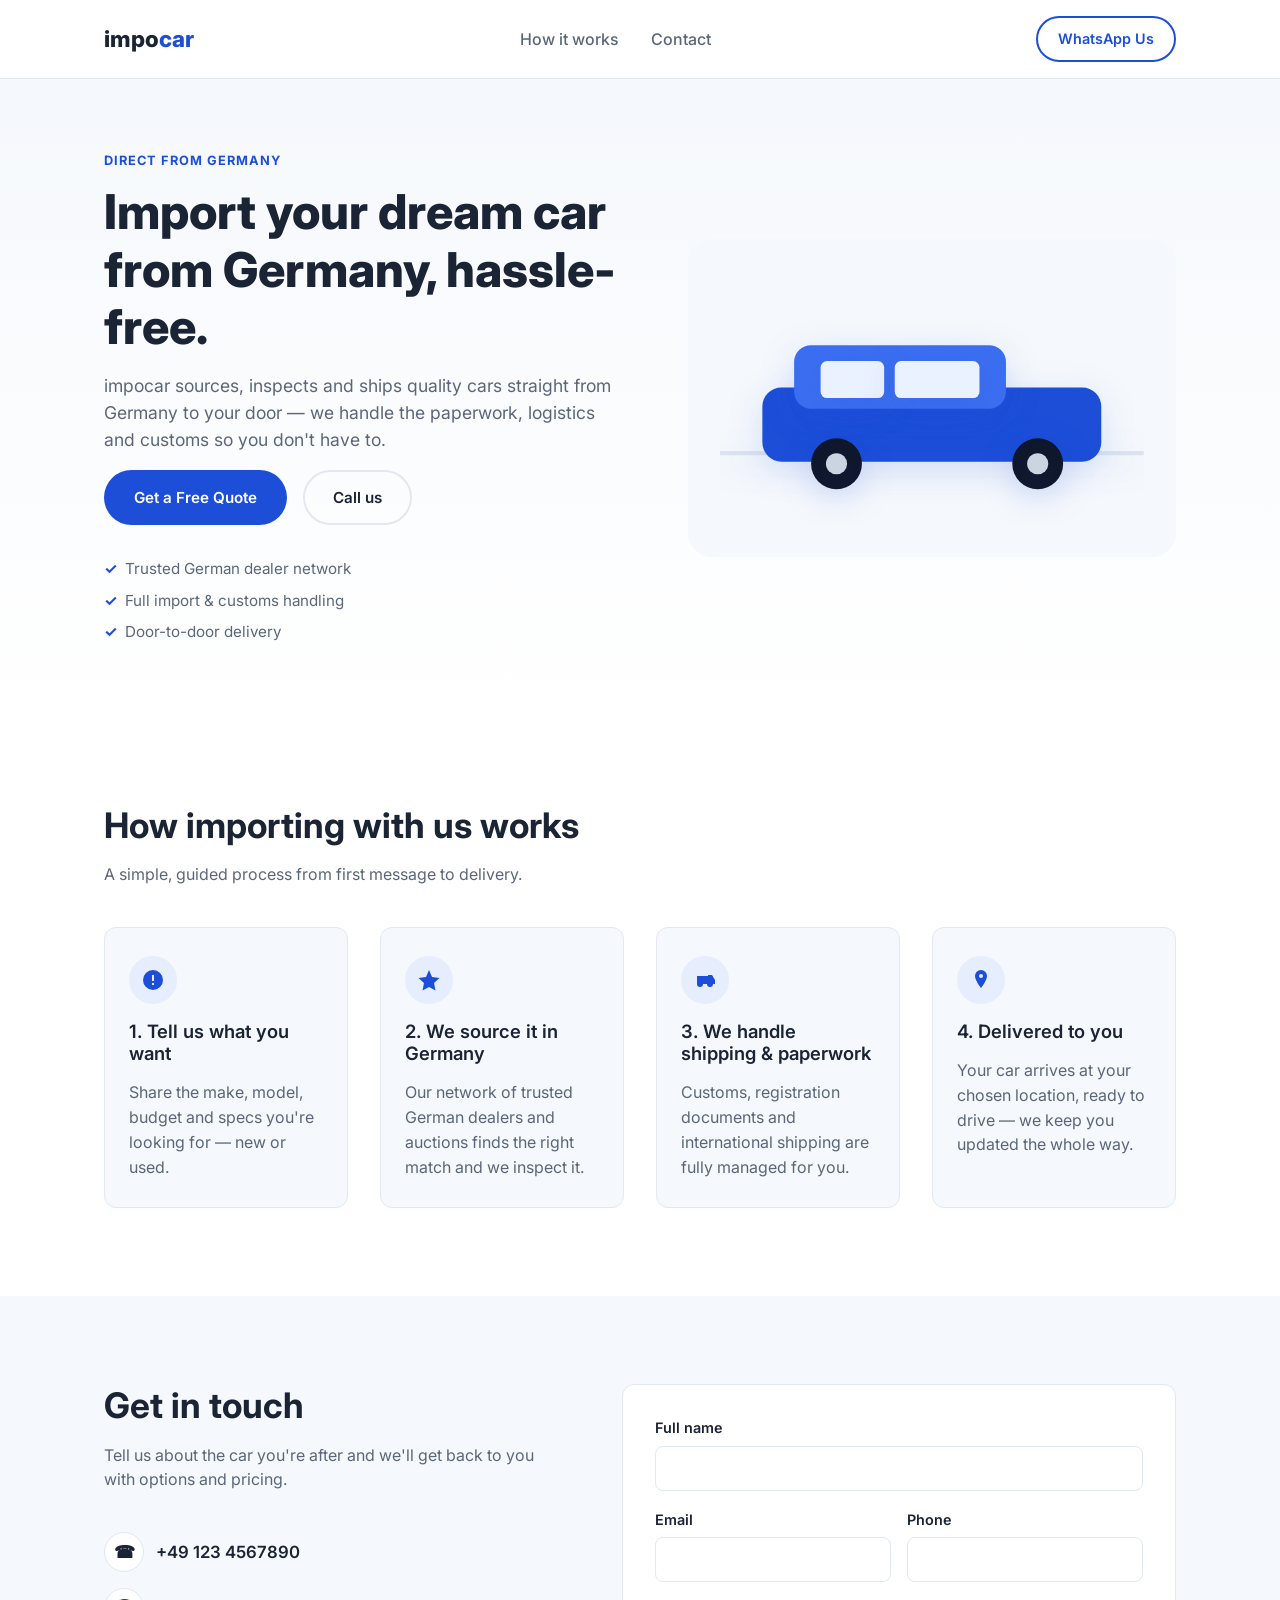
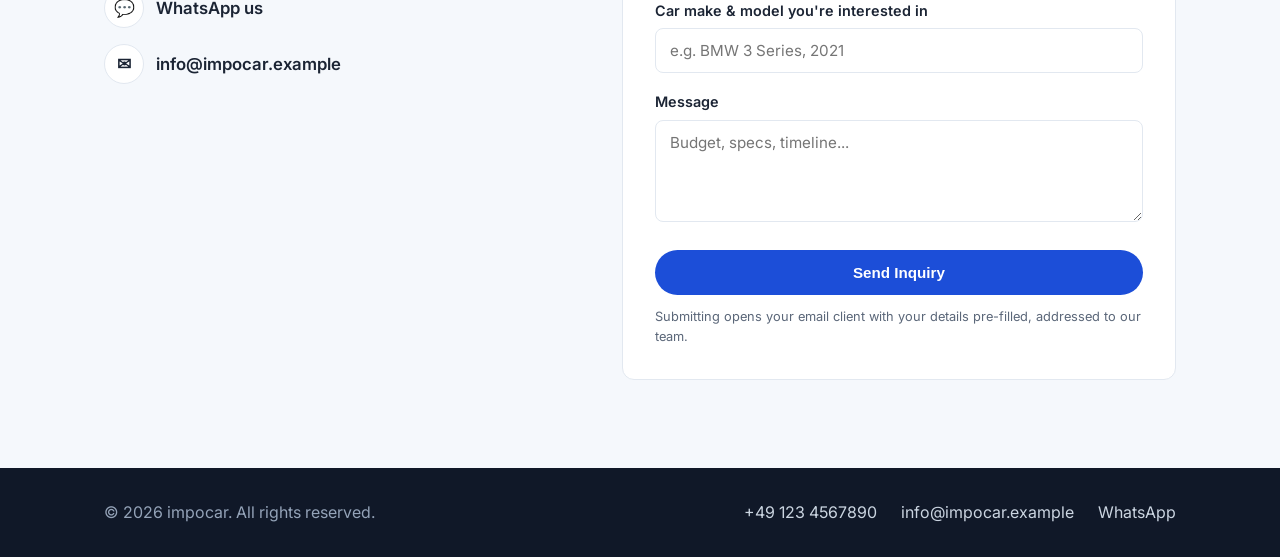
<file: index.html>
<!DOCTYPE html>
<html lang="en">
<head>
<meta charset="UTF-8">
<meta name="viewport" content="width=device-width, initial-scale=1.0">
<title>impocar — Import Your Car from Germany</title>
<meta name="description" content="impocar sources and imports quality used and new cars from Germany, handling paperwork, shipping and delivery.">
<link rel="preconnect" href="https://fonts.googleapis.com">
<link rel="preconnect" href="https://fonts.gstatic.com" crossorigin>
<link href="https://fonts.googleapis.com/css2?family=Inter:wght@400;500;600;700;800&display=swap" rel="stylesheet">
<link rel="stylesheet" href="styles.css">
</head>
<body>

<header class="site-header">
  <div class="container header-inner">
    <a href="#top" class="logo">impo<span>car</span></a>
    <nav class="main-nav">
      <a href="#how-it-works">How it works</a>
      <a href="#contact">Contact</a>
    </nav>
    <a class="btn btn-outline header-cta" href="https://wa.me/491234567890" target="_blank" rel="noopener">WhatsApp Us</a>
  </div>
</header>

<main>
  <section id="top" class="hero">
    <div class="container hero-inner">
      <div class="hero-copy">
        <p class="eyebrow">Direct from Germany</p>
        <h1>Import your dream car from Germany, hassle-free.</h1>
        <p class="hero-sub">
          impocar sources, inspects and ships quality cars straight from Germany to your door —
          we handle the paperwork, logistics and customs so you don't have to.
        </p>
        <div class="hero-actions">
          <a href="#contact" class="btn btn-primary">Get a Free Quote</a>
          <a href="tel:+491234567890" class="btn btn-ghost">Call us</a>
        </div>
        <ul class="hero-trust">
          <li>Trusted German dealer network</li>
          <li>Full import &amp; customs handling</li>
          <li>Door-to-door delivery</li>
        </ul>
      </div>
      <div class="hero-visual" aria-hidden="true">
        <svg viewBox="0 0 400 240" xmlns="http://www.w3.org/2000/svg" class="hero-svg">
          <rect x="0" y="170" width="400" height="4" fill="#dbe3ee"/>
          <rect x="40" y="110" width="320" height="70" rx="18" fill="#1c4ed8"/>
          <rect x="70" y="70" width="200" height="60" rx="16" fill="#3b6ef0"/>
          <rect x="95" y="85" width="60" height="35" rx="6" fill="#eaf1ff"/>
          <rect x="165" y="85" width="80" height="35" rx="6" fill="#eaf1ff"/>
          <circle cx="110" cy="182" r="24" fill="#0f172a"/>
          <circle cx="110" cy="182" r="10" fill="#cbd5e1"/>
          <circle cx="300" cy="182" r="24" fill="#0f172a"/>
          <circle cx="300" cy="182" r="10" fill="#cbd5e1"/>
        </svg>
      </div>
    </div>
  </section>

  <section id="how-it-works" class="how-it-works">
    <div class="container">
      <h2>How importing with us works</h2>
      <p class="section-sub">A simple, guided process from first message to delivery.</p>
      <ol class="steps">
        <li class="step">
          <span class="step-icon" aria-hidden="true">
            <svg viewBox="0 0 48 48"><path d="M24 4a20 20 0 100 40 20 20 0 000-40zm2 30h-4v-4h4zm0-8h-4V14h4z"/></svg>
          </span>
          <h3>1. Tell us what you want</h3>
          <p>Share the make, model, budget and specs you're looking for — new or used.</p>
        </li>
        <li class="step">
          <span class="step-icon" aria-hidden="true">
            <svg viewBox="0 0 48 48"><path d="M24 4l6 14 15 2-11 10 3 15-13-7-13 7 3-15-11-10 15-2z"/></svg>
          </span>
          <h3>2. We source it in Germany</h3>
          <p>Our network of trusted German dealers and auctions finds the right match and we inspect it.</p>
        </li>
        <li class="step">
          <span class="step-icon" aria-hidden="true">
            <svg viewBox="0 0 48 48"><path d="M4 32h4a6 6 0 0012 0h8a6 6 0 0012 0h4v-8l-6-10H30V16H8v16z"/></svg>
          </span>
          <h3>3. We handle shipping &amp; paperwork</h3>
          <p>Customs, registration documents and international shipping are fully managed for you.</p>
        </li>
        <li class="step">
          <span class="step-icon" aria-hidden="true">
            <svg viewBox="0 0 48 48"><path d="M24 4a12 12 0 00-12 12c0 9 12 24 12 24s12-15 12-24A12 12 0 0024 4zm0 16a4 4 0 110-8 4 4 0 010 8z"/></svg>
          </span>
          <h3>4. Delivered to you</h3>
          <p>Your car arrives at your chosen location, ready to drive — we keep you updated the whole way.</p>
        </li>
      </ol>
    </div>
  </section>

  <section id="contact" class="contact">
    <div class="container contact-inner">
      <div class="contact-intro">
        <h2>Get in touch</h2>
        <p class="section-sub">Tell us about the car you're after and we'll get back to you with options and pricing.</p>
        <ul class="contact-links">
          <li>
            <a href="tel:+491234567890">
              <span class="contact-icon" aria-hidden="true">☎</span> +49 123 4567890
            </a>
          </li>
          <li>
            <a href="https://wa.me/491234567890" target="_blank" rel="noopener">
              <span class="contact-icon" aria-hidden="true">💬</span> WhatsApp us
            </a>
          </li>
          <li>
            <a href="mailto:info@impocar.example">
              <span class="contact-icon" aria-hidden="true">✉</span> info@impocar.example
            </a>
          </li>
        </ul>
      </div>

      <form id="inquiry-form" class="contact-form" novalidate>
        <div class="form-row">
          <label for="name">Full name</label>
          <input type="text" id="name" name="name" required>
        </div>
        <div class="form-row form-row-split">
          <div>
            <label for="email">Email</label>
            <input type="email" id="email" name="email" required>
          </div>
          <div>
            <label for="phone">Phone</label>
            <input type="tel" id="phone" name="phone">
          </div>
        </div>
        <div class="form-row">
          <label for="car">Car make &amp; model you're interested in</label>
          <input type="text" id="car" name="car" placeholder="e.g. BMW 3 Series, 2021">
        </div>
        <div class="form-row">
          <label for="message">Message</label>
          <textarea id="message" name="message" rows="4" placeholder="Budget, specs, timeline..."></textarea>
        </div>
        <button type="submit" class="btn btn-primary form-submit">Send Inquiry</button>
        <p class="form-note">Submitting opens your email client with your details pre-filled, addressed to our team.</p>
      </form>
    </div>
  </section>
</main>

<footer class="site-footer">
  <div class="container footer-inner">
    <p>&copy; <span id="year"></span> impocar. All rights reserved.</p>
    <ul class="footer-links">
      <li><a href="tel:+491234567890">+49 123 4567890</a></li>
      <li><a href="mailto:info@impocar.example">info@impocar.example</a></li>
      <li><a href="https://wa.me/491234567890" target="_blank" rel="noopener">WhatsApp</a></li>
    </ul>
  </div>
</footer>

<script src="script.js"></script>
</body>
</html>
</file>
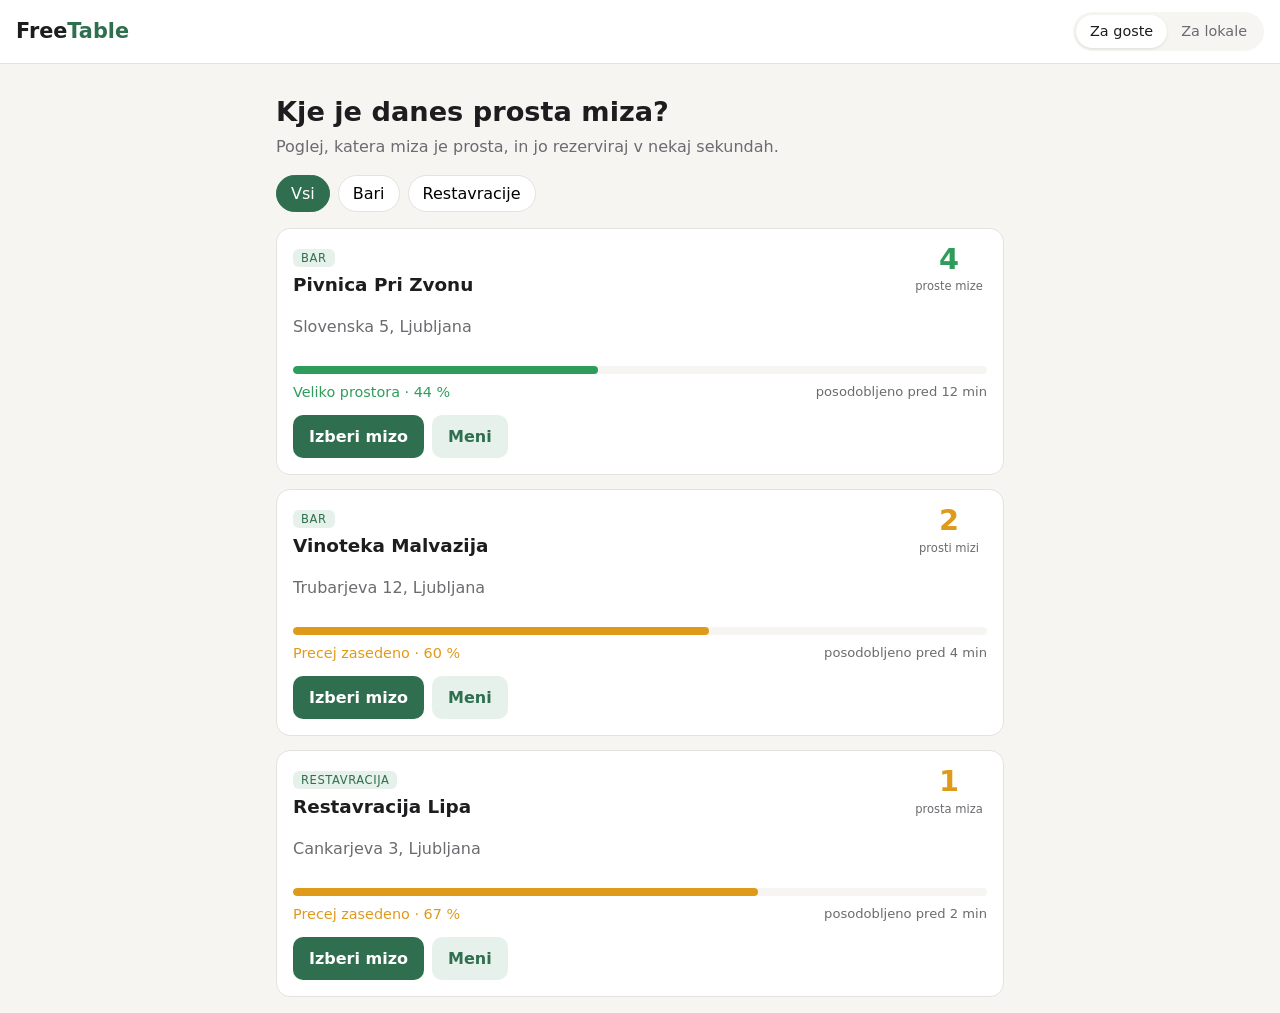
<file: freetable/index.html>
<!DOCTYPE html>
<html lang="sl">
<head>
  <meta charset="UTF-8">
  <meta name="viewport" content="width=device-width, initial-scale=1.0">
  <title>FreeTable – prosta mesta in digitalni meni</title>
  <link rel="stylesheet" href="styles.css">
</head>
<body>
  <header class="topbar">
    <div class="brand" data-nav="guest">Free<span>Table</span></div>
    <nav class="mode-switch">
      <button data-nav="guest" class="active">Za goste</button>
      <button data-nav="owner">Za lokale</button>
    </nav>
  </header>

  <main id="app"></main>

  <!-- Košarica (samo v pogledu menija) -->
  <aside id="cart" class="cart hidden">
    <div id="cart-body"></div>
  </aside>

  <div id="toast" class="toast hidden"></div>

  <script src="app.js"></script>
</body>
</html>
</file>
<file: styles.css>
:root {
  --color-bg: #ffffff;
  --color-bg-alt: #f5f8fc;
  --color-text: #1b2434;
  --color-text-muted: #5b6779;
  --color-primary: #1c4ed8;
  --color-primary-dark: #143aa3;
  --color-border: #e2e8f0;
  --radius: 12px;
  --max-width: 1120px;
  --font-sans: 'Inter', -apple-system, BlinkMacSystemFont, 'Segoe UI', Roboto, sans-serif;
}

* {
  box-sizing: border-box;
}

html {
  scroll-behavior: smooth;
}

body {
  margin: 0;
  font-family: var(--font-sans);
  color: var(--color-text);
  background: var(--color-bg);
  line-height: 1.55;
}

img, svg {
  max-width: 100%;
  display: block;
}

a {
  color: inherit;
  text-decoration: none;
}

.container {
  max-width: var(--max-width);
  margin: 0 auto;
  padding: 0 24px;
}

h1, h2, h3 {
  line-height: 1.2;
  margin: 0 0 16px;
}

h1 { font-size: clamp(2rem, 4vw, 3rem); font-weight: 800; }
h2 { font-size: clamp(1.6rem, 3vw, 2.2rem); font-weight: 700; }
h3 { font-size: 1.15rem; font-weight: 600; }

p { margin: 0 0 16px; color: var(--color-text-muted); }

.section-sub {
  max-width: 560px;
  margin-bottom: 40px;
}

/* Buttons */
.btn {
  display: inline-block;
  padding: 14px 28px;
  border-radius: 999px;
  font-weight: 600;
  font-size: 0.95rem;
  transition: background 0.15s ease, color 0.15s ease, border-color 0.15s ease;
  border: 2px solid transparent;
  cursor: pointer;
}

.btn-primary {
  background: var(--color-primary);
  color: #fff;
}
.btn-primary:hover { background: var(--color-primary-dark); }

.btn-outline {
  background: transparent;
  border-color: var(--color-primary);
  color: var(--color-primary);
  padding: 10px 20px;
  font-size: 0.9rem;
}
.btn-outline:hover { background: var(--color-primary); color: #fff; }

.btn-ghost {
  background: transparent;
  color: var(--color-text);
  border-color: var(--color-border);
}
.btn-ghost:hover { border-color: var(--color-primary); color: var(--color-primary); }

/* Header */
.site-header {
  position: sticky;
  top: 0;
  z-index: 50;
  background: rgba(255, 255, 255, 0.9);
  backdrop-filter: blur(8px);
  border-bottom: 1px solid var(--color-border);
}

.header-inner {
  display: flex;
  align-items: center;
  justify-content: space-between;
  padding-top: 16px;
  padding-bottom: 16px;
}

.logo {
  font-size: 1.4rem;
  font-weight: 800;
  color: var(--color-text);
}
.logo span { color: var(--color-primary); }

.main-nav {
  display: flex;
  gap: 32px;
}
.main-nav a {
  font-weight: 500;
  color: var(--color-text-muted);
}
.main-nav a:hover { color: var(--color-primary); }

.header-cta {
  white-space: nowrap;
}

/* Hero */
.hero {
  background: linear-gradient(180deg, var(--color-bg-alt) 0%, #ffffff 100%);
  padding: 72px 0;
}

.hero-inner {
  display: grid;
  grid-template-columns: 1.1fr 1fr;
  gap: 48px;
  align-items: center;
}

.eyebrow {
  text-transform: uppercase;
  letter-spacing: 0.08em;
  font-size: 0.8rem;
  font-weight: 700;
  color: var(--color-primary);
  margin-bottom: 12px;
}

.hero-sub {
  font-size: 1.1rem;
  max-width: 520px;
}

.hero-actions {
  display: flex;
  gap: 16px;
  flex-wrap: wrap;
  margin-bottom: 32px;
}

.hero-trust {
  list-style: none;
  padding: 0;
  margin: 0;
  display: flex;
  flex-direction: column;
  gap: 8px;
  color: var(--color-text-muted);
  font-size: 0.95rem;
}
.hero-trust li::before {
  content: "✓";
  color: var(--color-primary);
  font-weight: 700;
  margin-right: 8px;
}

.hero-visual {
  background: var(--color-bg-alt);
  border-radius: 24px;
  padding: 32px;
}
.hero-svg rect, .hero-svg circle {
  filter: drop-shadow(0 8px 16px rgba(28, 78, 216, 0.15));
}

/* How it works */
.how-it-works {
  padding: 88px 0;
}

.steps {
  list-style: none;
  margin: 0;
  padding: 0;
  display: grid;
  grid-template-columns: repeat(4, 1fr);
  gap: 32px;
}

.step {
  background: var(--color-bg-alt);
  border-radius: var(--radius);
  padding: 28px 24px;
  border: 1px solid var(--color-border);
}

.step-icon {
  display: inline-flex;
  align-items: center;
  justify-content: center;
  width: 48px;
  height: 48px;
  border-radius: 50%;
  background: #e6edfd;
  margin-bottom: 16px;
}
.step-icon svg {
  width: 24px;
  height: 24px;
  fill: var(--color-primary);
}

.step p { margin-bottom: 0; }

/* Contact */
.contact {
  background: var(--color-bg-alt);
  padding: 88px 0;
}

.contact-inner {
  display: grid;
  grid-template-columns: 1fr 1.2fr;
  gap: 56px;
}

.contact-links {
  list-style: none;
  padding: 0;
  margin: 24px 0 0;
  display: flex;
  flex-direction: column;
  gap: 16px;
}

.contact-links a {
  display: flex;
  align-items: center;
  gap: 12px;
  font-weight: 600;
  font-size: 1.05rem;
}
.contact-links a:hover { color: var(--color-primary); }

.contact-icon {
  display: inline-flex;
  align-items: center;
  justify-content: center;
  width: 40px;
  height: 40px;
  border-radius: 50%;
  background: #fff;
  border: 1px solid var(--color-border);
}

.contact-form {
  background: #fff;
  border-radius: var(--radius);
  border: 1px solid var(--color-border);
  padding: 32px;
}

.form-row {
  margin-bottom: 18px;
}

.form-row-split {
  display: grid;
  grid-template-columns: 1fr 1fr;
  gap: 16px;
}

label {
  display: block;
  font-weight: 600;
  font-size: 0.9rem;
  margin-bottom: 6px;
}

input, textarea {
  width: 100%;
  padding: 12px 14px;
  border: 1px solid var(--color-border);
  border-radius: 8px;
  font-family: inherit;
  font-size: 0.95rem;
  color: var(--color-text);
  background: #fff;
}
input:focus, textarea:focus {
  outline: none;
  border-color: var(--color-primary);
  box-shadow: 0 0 0 3px rgba(28, 78, 216, 0.15);
}

.form-submit {
  width: 100%;
  border: none;
  margin-top: 4px;
}

.form-note {
  font-size: 0.8rem;
  margin: 12px 0 0;
  color: var(--color-text-muted);
}

/* Footer */
.site-footer {
  background: #101828;
  color: #cbd5e1;
  padding: 32px 0;
}

.footer-inner {
  display: flex;
  align-items: center;
  justify-content: space-between;
  flex-wrap: wrap;
  gap: 16px;
}

.footer-inner p { color: #94a3b8; margin: 0; }

.footer-links {
  list-style: none;
  display: flex;
  gap: 24px;
  padding: 0;
  margin: 0;
}
.footer-links a:hover { color: #fff; }

/* Responsive */
@media (max-width: 900px) {
  .hero-inner {
    grid-template-columns: 1fr;
  }
  .hero-visual {
    order: -1;
  }
  .steps {
    grid-template-columns: repeat(2, 1fr);
  }
  .contact-inner {
    grid-template-columns: 1fr;
  }
}

@media (max-width: 640px) {
  .main-nav {
    display: none;
  }
  .steps {
    grid-template-columns: 1fr;
  }
  .form-row-split {
    grid-template-columns: 1fr;
  }
  .header-inner {
    gap: 12px;
  }
  .footer-inner {
    flex-direction: column;
    text-align: center;
  }
}
</file>
<file: freetable/styles.css>
:root {
  --bg: #f6f5f2;
  --card: #ffffff;
  --text: #1d1d1f;
  --muted: #6b6b70;
  --border: #e4e2dc;
  --accent: #2f6f4f;
  --accent-soft: #e5f1ea;
  --free: #2e9d5b;
  --busy: #e09a1a;
  --full: #d4483b;
  --radius: 14px;
  --field: #ffffff;
  --on-accent: #ffffff;
  --hint-bg: #fff8e8;
  --hint-border: #f1d38a;
  --hint-line: #f1e3bd;
  --toast-bg: #1d1d1f;
  --toast-fg: #ffffff;
  --shadow: rgba(0,0,0,.12);
  --floor: #ece9e1;
  --floor-line: #dcd8cd;
  --reserved: #3b6fd8;
}
@media (prefers-color-scheme: dark) {
  :root:not([data-theme="light"]) {
    --bg: #141615; --card: #1d201f; --text: #ecebe7; --muted: #9a9c98; --border: #2e3230;
    --accent: #5fbf8c; --accent-soft: #1f3529; --free: #4cc27d; --busy: #f0b13f; --full: #f06a5d;
    --field: #252927; --on-accent: #0f1a14; --hint-bg: #2c2618; --hint-border: #5a4a22; --hint-line: #43391f;
    --toast-bg: #ecebe7; --toast-fg: #141615; --shadow: rgba(0,0,0,.5);
    --floor: #191c1b; --floor-line: #2a2e2c; --reserved: #6f9bf0;
    color-scheme: dark;
  }
}
:root[data-theme="dark"] {
  --bg: #141615; --card: #1d201f; --text: #ecebe7; --muted: #9a9c98; --border: #2e3230;
  --accent: #5fbf8c; --accent-soft: #1f3529; --free: #4cc27d; --busy: #f0b13f; --full: #f06a5d;
  --field: #252927; --on-accent: #0f1a14; --hint-bg: #2c2618; --hint-border: #5a4a22; --hint-line: #43391f;
  --toast-bg: #ecebe7; --toast-fg: #141615; --shadow: rgba(0,0,0,.5);
    --floor: #191c1b; --floor-line: #2a2e2c; --reserved: #6f9bf0;
  color-scheme: dark;
}

* { box-sizing: border-box; }

body::before { content: ""; position: fixed; inset: 0 0 auto; height: env(safe-area-inset-top, 0px); z-index: 11; background: var(--card); }

body {
  margin: 0;
  font-family: system-ui, -apple-system, "Segoe UI", Roboto, sans-serif;
  background: var(--bg);
  color: var(--text);
  line-height: 1.45;
}

.topbar {
  position: sticky; top: env(safe-area-inset-top, 0px); z-index: 10;
  display: flex; justify-content: space-between; align-items: center;
  padding-block: 12px;
  padding-left: max(16px, env(safe-area-inset-left, 0px));
  padding-right: max(16px, env(safe-area-inset-right, 0px));
  background: var(--card);
  border-bottom: 1px solid var(--border);
}
.brand { font-weight: 800; font-size: 1.3rem; cursor: pointer; }
.brand span { color: var(--accent); }

.mode-switch { display: flex; background: var(--bg); border-radius: 999px; padding: 3px; }
.mode-switch button {
  border: 0; background: none; padding: 6px 14px; border-radius: 999px;
  font: inherit; font-size: .9rem; cursor: pointer; color: var(--muted);
}
.mode-switch button.active { background: var(--card); color: var(--text); box-shadow: 0 1px 3px rgba(0,0,0,.1); }

main { max-width: 760px; margin: 0 auto; padding-block: 16px; padding-left: max(16px, env(safe-area-inset-left, 0px)); padding-right: max(16px, env(safe-area-inset-right, 0px)); }

.hero h1 { margin: 12px 0 4px; font-size: 1.7rem; }
.hero p { margin: 0 0 16px; color: var(--muted); }
.small-hero h1 { font-size: 1.4rem; }

.chips { display: flex; gap: 8px; margin-bottom: 16px; flex-wrap: wrap; }
.chip {
  border: 1px solid var(--border); background: var(--card); border-radius: 999px;
  padding: 6px 14px; font: inherit; cursor: pointer;
}
.chip.active { background: var(--accent); color: var(--on-accent); border-color: var(--accent); }

.card {
  background: var(--card); border: 1px solid var(--border);
  border-radius: var(--radius); padding: 16px; margin-bottom: 16px;
}
.card h2 { margin: 0 0 12px; font-size: 1.15rem; }

.venue-list { display: grid; gap: 14px; }
.venue { margin: 0; }
.venue-top { display: flex; justify-content: space-between; gap: 12px; }
.venue h2 { margin: 4px 0 2px; }
.tag {
  font-size: .72rem; text-transform: uppercase; letter-spacing: .05em;
  background: var(--accent-soft); color: var(--accent); padding: 2px 8px; border-radius: 6px;
}
.free-count { text-align: center; min-width: 76px; }
.free-count strong { display: block; font-size: 1.8rem; line-height: 1; }
.free-count span { font-size: .72rem; color: var(--muted); }
.free-count.free strong, .free-text { color: var(--free); }
.free-count.busy strong, .busy-text { color: var(--busy); }
.free-count.full strong, .full-text { color: var(--full); }

.meter { height: 8px; background: var(--bg); border-radius: 99px; overflow: hidden; margin: 12px 0 8px; }
.meter-fill { height: 100%; border-radius: 99px; transition: width .3s; }
.meter-fill.free { background: var(--free); }
.meter-fill.busy { background: var(--busy); }
.meter-fill.full { background: var(--full); }
.venue-bottom { display: flex; justify-content: space-between; flex-wrap: wrap; gap: 4px; margin-bottom: 12px; font-size: .9rem; }

.muted { color: var(--muted); }
.small { font-size: .82rem; }
.center { text-align: center; }

.btn {
  background: var(--accent); color: var(--on-accent); border: 0; border-radius: 10px;
  padding: 10px 16px; font: inherit; font-weight: 600; cursor: pointer;
}
.btn:hover { filter: brightness(1.08); }
.btn.small { padding: 6px 12px; font-size: .9rem; }
.btn.full { width: 100%; }
.link { background: none; border: 0; color: var(--accent); cursor: pointer; font: inherit; padding: 4px; }
.link.danger { color: var(--full); }
.back { margin: 4px 0 8px; padding-left: 0; }

/* meni */
.menu-head h1 { margin: 0 0 4px; }
.menu-head p { margin: 0 0 8px; font-weight: 600; }
.cat { margin: 20px 0 8px; font-size: .85rem; text-transform: uppercase; letter-spacing: .06em; color: var(--muted); }
.menu-list { padding: 4px 16px; }
.menu-row { display: flex; justify-content: space-between; align-items: center; gap: 12px; padding: 12px 0; border-bottom: 1px solid var(--border); }
.menu-row:last-child { border-bottom: 0; }
.item-name { font-weight: 600; }
.item-right { display: flex; align-items: center; gap: 12px; }
.price { font-weight: 700; white-space: nowrap; }
.qty { display: flex; align-items: center; gap: 6px; }
.qty button {
  width: 32px; height: 32px; border-radius: 50%; border: 1px solid var(--accent);
  background: var(--card); color: var(--accent); font-size: 1.1rem; cursor: pointer;
}
.qty span { min-width: 1.2em; text-align: center; font-weight: 700; }
.cart-spacer { height: 0; }

/* košarica */
.cart {
  position: fixed; left: 50%; bottom: 0; transform: translateX(-50%);
  width: min(760px, 100%); max-height: 70vh; overflow-y: auto;
  background: var(--card); border: 1px solid var(--border); border-bottom: 0;
  border-radius: var(--radius) var(--radius) 0 0;
  box-shadow: 0 -6px 24px var(--shadow);
  padding: 12px max(16px, env(safe-area-inset-right, 0px)) calc(18px + env(safe-area-inset-bottom, 0px)) max(16px, env(safe-area-inset-left, 0px)); z-index: 20;
}
.cart-bar { display: flex; justify-content: space-between; align-items: center; gap: 8px; font-size: 1.05rem; padding-block: 2px; }
.cart-bar + .btn { margin-top: 8px; }
.cart-items { list-style: none; padding: 0; margin: 8px 0; }
.cart-items li { display: flex; justify-content: space-between; padding: 4px 0; }

.upsell {
  background: var(--hint-bg); border: 1px solid var(--hint-border); border-radius: 12px;
  padding: 12px 14px; margin-bottom: 10px;
}
.upsell p { margin: 6px 0; }
.upsell-title { font-weight: 700; }
.upsell-actions { display: flex; gap: 10px; align-items: center; margin-top: 8px; }
.compare { width: 100%; border-collapse: collapse; margin: 6px 0; font-size: .92rem; }
.compare td { padding: 4px 6px; border-bottom: 1px solid var(--hint-line); }
.compare td:last-child { text-align: right; font-weight: 600; }
.compare tr.best td { color: var(--free); font-weight: 700; }

/* lastnik */
.field { display: flex; flex-direction: column; gap: 4px; margin-top: 10px; }
.field.inline { flex-direction: row; align-items: center; gap: 8px; }
input, select { font: inherit; padding: 6px 8px; border: 1px solid var(--border); border-radius: 8px; background: var(--field); color: var(--text); min-width: 0; }

.occ-control { display: flex; align-items: center; justify-content: center; gap: 8px; flex-wrap: wrap; }
.round { width: 48px; height: 48px; border-radius: 50%; border: 1px solid var(--border); background: var(--bg); font: inherit; font-weight: 700; cursor: pointer; }
.occ-number { font-size: 1.2rem; min-width: 100px; text-align: center; }
.occ-number strong { font-size: 2.2rem; }

.owner-table { width: 100%; border-collapse: collapse; font-size: .9rem; }
.owner-table th { text-align: left; font-weight: 600; color: var(--muted); padding: 4px; }
.owner-table td { padding: 3px; }
.owner-table input { width: 100%; }
.add-row { display: flex; gap: 8px; flex-wrap: wrap; align-items: center; margin-top: 12px; }
.add-row input { flex: 1 1 110px; }

.rule { display: flex; flex-wrap: wrap; gap: 6px 12px; align-items: center; justify-content: space-between; padding: 8px 0; border-bottom: 1px solid var(--border); }

.toast {
  position: fixed; top: 70px; left: 50%; transform: translateX(-50%);
  background: var(--toast-bg); color: var(--toast-fg); padding: 10px 18px; border-radius: 999px; z-index: 50;
}
.hidden { display: none !important; }

.btn.ghost { background: var(--accent-soft); color: var(--accent); }
.venue-actions { display: flex; gap: 8px; flex-wrap: wrap; align-items: center; }
.section-head { display: flex; justify-content: space-between; align-items: baseline; gap: 8px; flex-wrap: wrap; }
.section-head h2 { margin-bottom: 4px; }
button:focus-visible, select:focus-visible, input:focus-visible { outline: 2px solid var(--accent); outline-offset: 2px; }

.tabs { display: flex; gap: 4px; border-bottom: 1px solid var(--border); margin-bottom: 16px; }
.tabs button {
  border: 0; background: none; font: inherit; padding: 10px 14px; cursor: pointer; color: var(--muted);
  border-bottom: 2px solid transparent; margin-bottom: -1px;
}
.tabs button.active { color: var(--text); font-weight: 600; border-bottom-color: var(--accent); }

/* rezervacija */
.booking-controls { display: grid; grid-template-columns: 1fr 1fr; gap: 12px; }
.booking-controls .field { margin-top: 0; font-size: .9rem; color: var(--muted); }
.booking-controls select { color: var(--text); font-size: 1rem; }
.hint { font-weight: 600; margin: 12px 0; }
.reserve .field { font-size: .9rem; color: var(--muted); }
.reserve input { color: var(--text); font-size: 1rem; }
.reserve .venue-actions { margin-top: 14px; }
.confirm { text-align: center; }
.confirm .venue-actions { justify-content: center; }
.confirm-icon {
  width: 52px; height: 52px; margin: 4px auto 8px; border-radius: 50%;
  background: var(--free); color: var(--on-accent); font-size: 1.6rem; display: grid; place-items: center;
}

/* tloris */
.floor {
  position: relative; width: 100%; aspect-ratio: 4 / 3; border-radius: 12px; overflow: hidden;
  background-color: var(--floor);
  background-image: linear-gradient(var(--floor-line) 1px, transparent 1px), linear-gradient(90deg, var(--floor-line) 1px, transparent 1px);
  background-size: 8.33% 11.11%;
  border: 1px solid var(--border);
}
.feature {
  position: absolute; transform: translate(-50%, -50%); display: grid; place-items: center;
  border: 1px dashed var(--muted); border-radius: 6px; color: var(--muted);
  font-size: .68rem; text-transform: uppercase; letter-spacing: .06em; pointer-events: none;
}
.table {
  position: absolute; transform: translate(-50%, -50%);
  display: flex; flex-direction: column; align-items: center; justify-content: center; gap: 1px;
  border: 2px solid transparent; border-radius: 8px; padding: 0; font: inherit; line-height: 1.05;
  color: var(--on-accent); cursor: default; transition: transform .12s, box-shadow .12s;
  max-width: 100%; min-height: 0; overflow: hidden;
}
.table.round { border-radius: 50%; }
.table.free { background: var(--free); }
.table.reserved { background: var(--reserved); }
.table.occupied { background: var(--full); opacity: .85; }
.table.dim { background: var(--floor-line); color: var(--muted); opacity: 1; }
.table.pickable, .floor.owner .table { cursor: pointer; }
.table.pickable:hover { transform: translate(-50%, -50%) scale(1.08); }
.table.selected { border-color: var(--text); box-shadow: 0 0 0 4px var(--accent-soft); transform: translate(-50%, -50%) scale(1.08); }
.floor.owner .table { touch-action: none; }
.t-label { font-weight: 800; font-size: clamp(.7rem, 2.6vw, 1rem); }
.t-seats { font-size: clamp(.55rem, 1.8vw, .72rem); opacity: .9; }
.t-time { font-size: clamp(.55rem, 1.8vw, .7rem); font-weight: 700; }
.legend { display: flex; gap: 14px; flex-wrap: wrap; margin-top: 8px; font-size: .82rem; color: var(--muted); }
.dot { display: inline-block; width: 10px; height: 10px; border-radius: 50%; margin-right: 5px; vertical-align: -1px; }
.dot.free { background: var(--free); }
.dot.reserved { background: var(--reserved); }
.dot.occupied { background: var(--full); }
.dot.dim { background: var(--floor-line); border: 1px solid var(--muted); }

/* lastnik: miza in rezervacije */
.table-panel { margin-top: 12px; padding: 12px; border: 1px solid var(--border); border-radius: 12px; background: var(--bg); }
.table-panel .field { margin-top: 0; font-size: .85rem; color: var(--muted); flex: 1 1 100px; }
.table-panel input { color: var(--text); flex: none; }
.status-toggle { display: inline-flex; border: 1px solid var(--border); border-radius: 10px; overflow: hidden; margin-top: 8px; }
.status-toggle button { border: 0; background: var(--card); color: var(--text); font: inherit; padding: 8px 16px; cursor: pointer; }
.status-toggle button.active.free { background: var(--free); color: var(--on-accent); }
.status-toggle button.active.occupied { background: var(--full); color: var(--on-accent); }
.res-list { list-style: none; margin: 0; padding: 0; }
.res-list li { display: flex; flex-wrap: wrap; gap: 6px 12px; align-items: center; padding: 10px 0; border-bottom: 1px solid var(--border); }
.res-list li:last-child { border-bottom: 0; }
.res-time { font-weight: 800; font-variant-numeric: tabular-nums; color: var(--reserved); min-width: 3em; }
.res-actions { margin-left: auto; display: flex; gap: 8px; align-items: center; }

.search-hidden { display: none !important; }
.menu-tools {
  display: grid; gap: 8px; margin-bottom: 4px;
}
#menu-search { width: 100%; font-size: 1rem; padding: 10px 12px; border-radius: 10px; }
.menu-tools .chips { margin: 0; flex-wrap: nowrap; overflow-x: auto; }
.menu-tools .chip { white-space: nowrap; padding: 4px 12px; font-size: .88rem; }
.cat-nav { display: flex; gap: 14px; overflow-x: auto; scrollbar-width: none; border-bottom: 1px solid var(--border); }
.cat-link {
  border: 0; background: none; font: inherit; font-size: .88rem; color: var(--muted);
  padding: 6px 0; white-space: nowrap; cursor: pointer;
}
.cat-link:hover { color: var(--accent); }
.cat { scroll-margin-top: 72px; }
.reco { display: grid; grid-auto-flow: column; grid-auto-columns: minmax(200px, 62%); gap: 10px; overflow-x: auto; padding-bottom: 4px; }
.reco-card {
  display: flex; flex-direction: column; gap: 4px; text-align: left; font: inherit; color: var(--text);
  background: var(--card); border: 1px solid var(--border); border-radius: 12px; padding: 12px; cursor: pointer;
}
.reco-card .price { margin-top: auto; padding-top: 6px; display: flex; justify-content: space-between; }
.reco-card .plus { color: var(--accent); font-weight: 600; font-size: .85rem; }
.item-main { min-width: 0; }
.item-meta { display: flex; flex-wrap: wrap; gap: 4px 6px; margin-top: 4px; align-items: center; }
.per-dl { font-size: .78rem; color: var(--muted); font-variant-numeric: tabular-nums; }
.pill { font-size: .7rem; padding: 1px 7px; border-radius: 99px; background: var(--accent-soft); color: var(--accent); }
.pill-reco { background: var(--hint-bg); color: var(--busy); border: 1px solid var(--hint-border); }
.pill-hot { background: transparent; color: var(--full); border: 1px solid var(--full); }
.pill-new { background: transparent; color: var(--reserved); border: 1px solid var(--reserved); }

@media (prefers-reduced-motion: reduce) { * { transition: none !important; } }

@media (max-width: 560px) {
  .owner-table thead { display: none; }
  .owner-table tr { display: grid; grid-template-columns: 1fr 1fr; gap: 4px; padding: 8px 0; border-bottom: 1px solid var(--border); }
  .owner-table td:nth-child(2) { grid-column: span 2; order: -1; }
}

@media (max-width: 560px) {
  .owner-table td[data-label]::before { content: attr(data-label); display: block; font-size: .72rem; color: var(--muted); }
}
</file>
